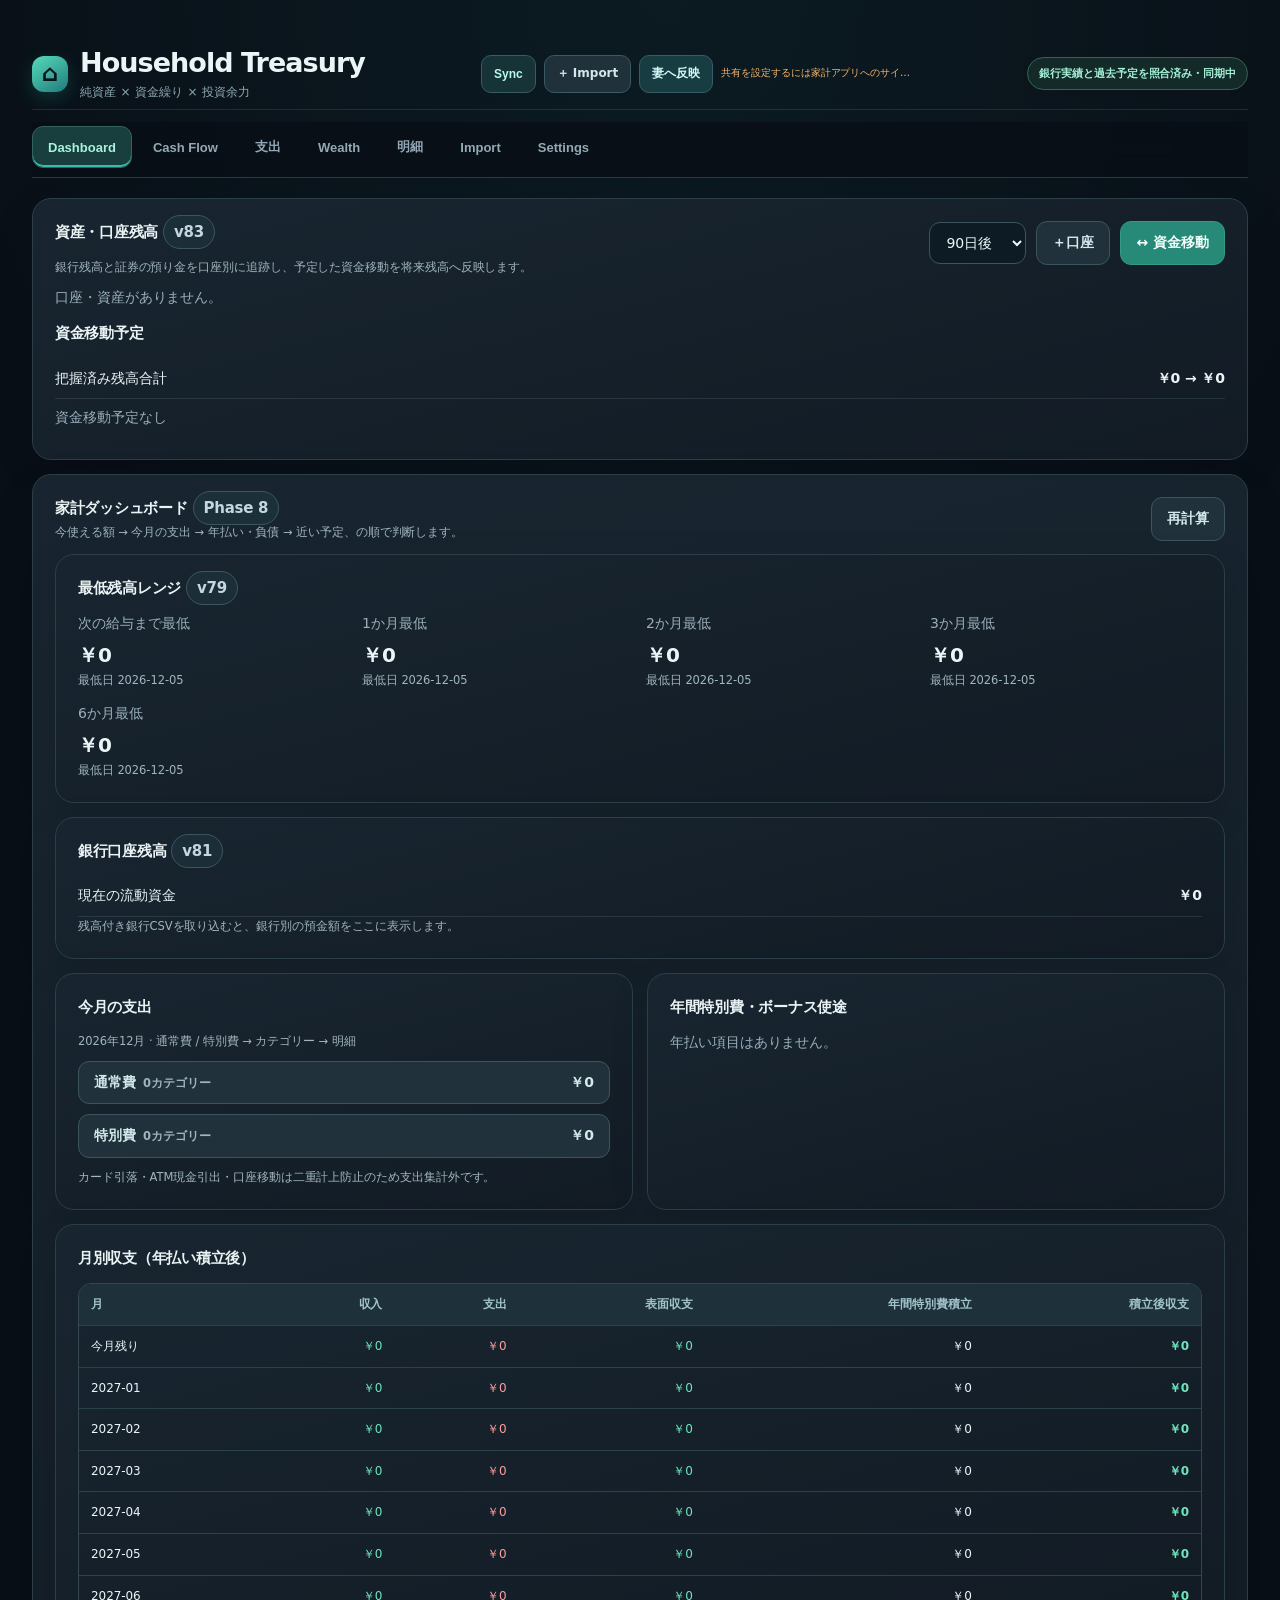
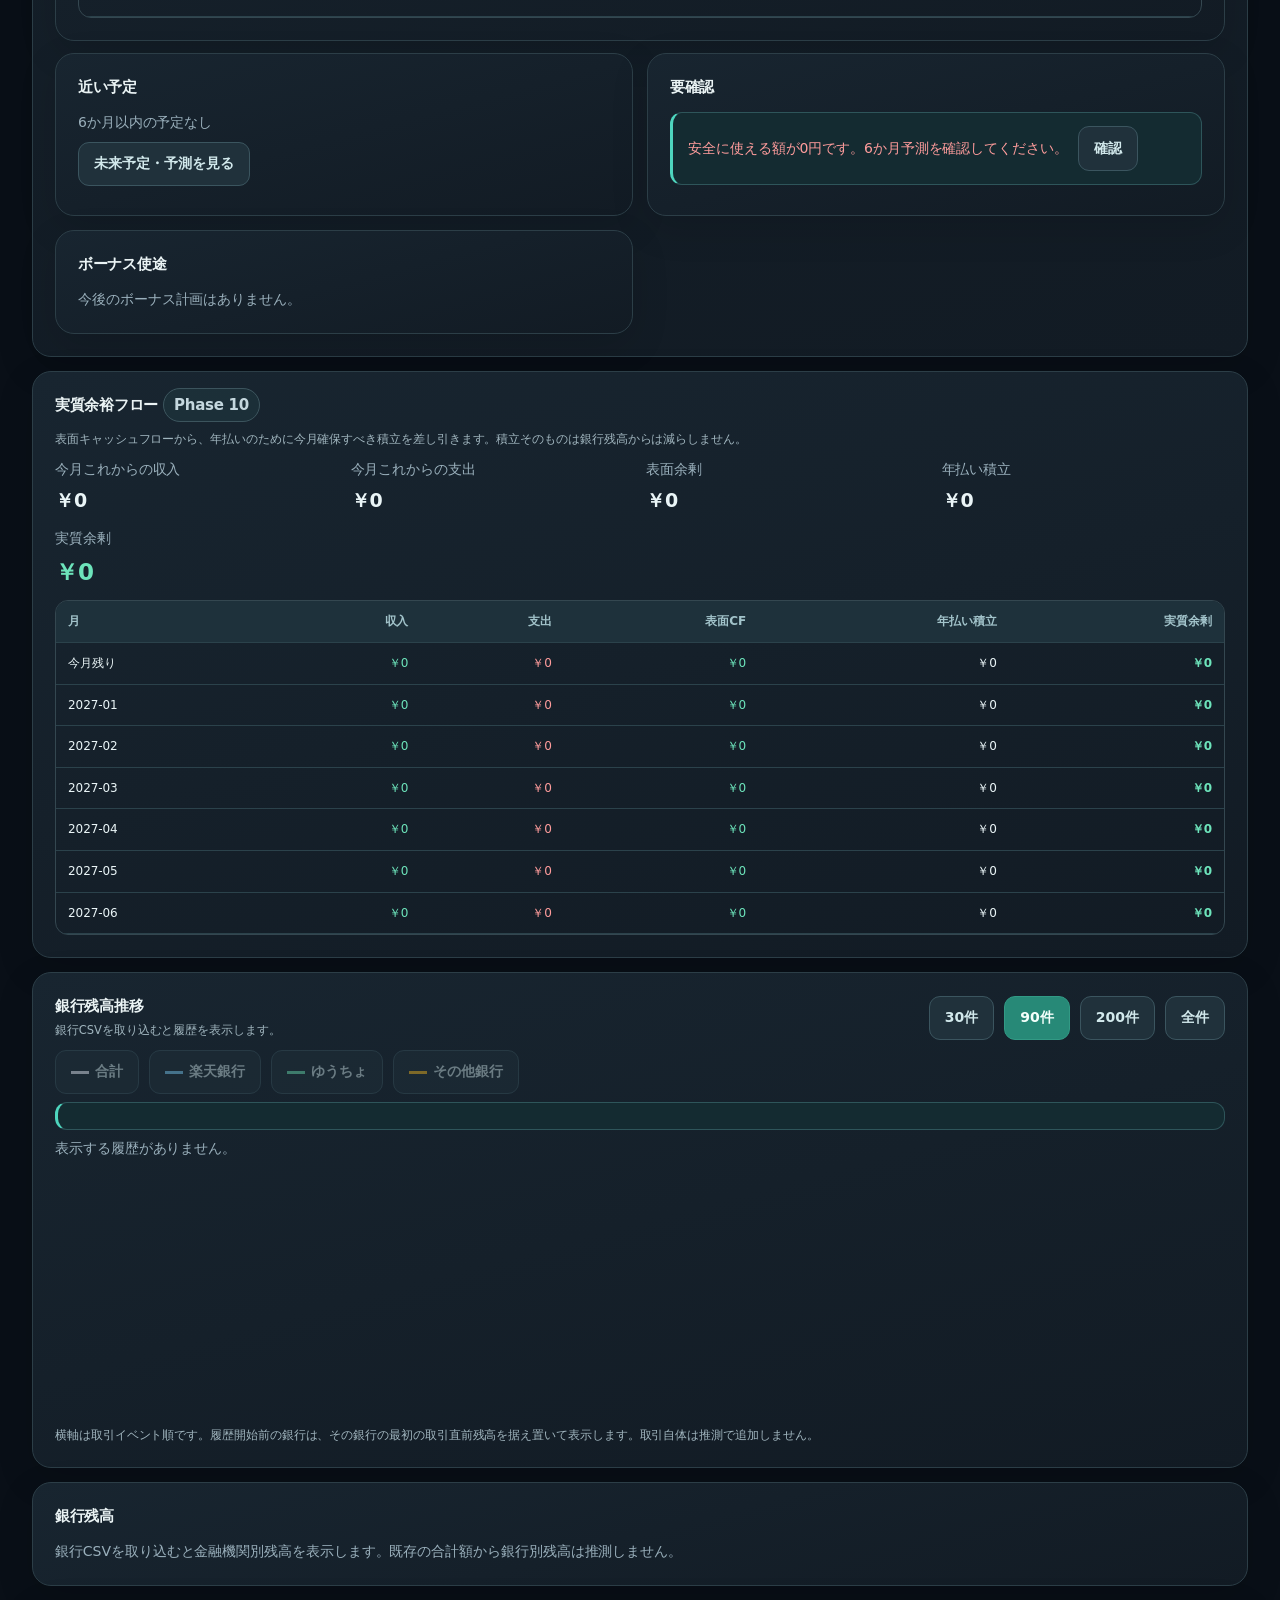
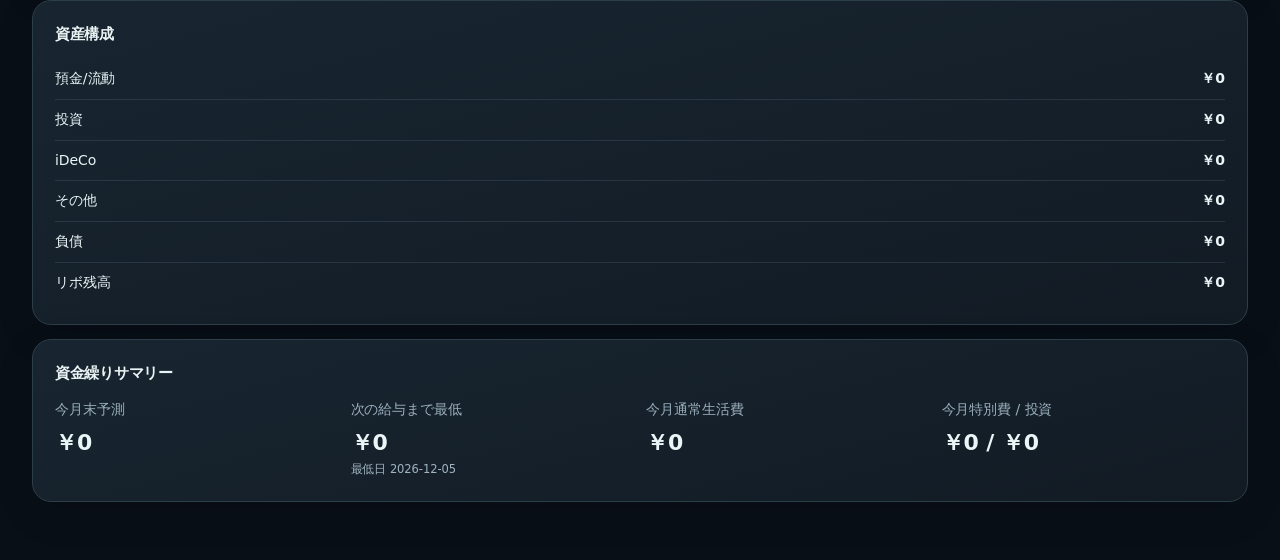
<file: index.html>
<!doctype html><html lang="ja"><head><meta charset="utf-8"><meta name="viewport" content="width=device-width,initial-scale=1"><title>Household Treasury</title><meta name="theme-color" content="#090f17"><link rel="manifest" href="./manifest.webmanifest"><link rel="icon" href="./icons/icon.svg"><link rel="stylesheet" href="./expense-unified-v148.css?v=204"><style>
:root{--bg:#0b1020;--p:#141d32;--p2:#192640;--line:#2b3b5d;--text:#eef4ff;--muted:#9fb0cc;--good:#6ee7b7;--warn:#fbbf24;--bad:#fb7185;--accent:#7dd3fc}*{box-sizing:border-box}body{margin:0;background:linear-gradient(#09101e,#0c1425);color:var(--text);font:14px system-ui,"Segoe UI",sans-serif;min-height:100vh}.app{max-width:1180px;margin:auto;padding:20px}.top,.tabs,.controls,.row{display:flex;gap:10px;align-items:center}.top{justify-content:space-between;align-items:flex-start}.top h1{margin:0;font-size:24px}.muted,.tiny{color:var(--muted)}.tiny{font-size:11px}.pill,.tag{border:1px solid var(--line);border-radius:999px;padding:7px 10px;color:var(--muted)}.tabs{margin:18px 0;flex-wrap:wrap}.tab,.btn{border:1px solid var(--line);background:#15223b;color:var(--text);border-radius:10px;padding:9px 12px;cursor:pointer}.tab.active{background:#28436c}.btn.secondary{background:#0f182b;color:var(--muted)}.btn.danger{background:#3a1c28;color:#fecdd3}.page{display:none}.page.active{display:block}.grid{display:grid;grid-template-columns:repeat(12,1fr);gap:12px}.card{background:linear-gradient(180deg,var(--p2),var(--p));border:1px solid var(--line);border-radius:16px;padding:15px}.kpi{grid-column:span 3}.half{grid-column:span 6}.full{grid-column:1/-1}.kpi b{display:block;font-size:25px;margin-top:7px}.good{color:var(--good)}.warn{color:var(--warn)}.bad{color:var(--bad)}.title{font-weight:700;margin-bottom:12px}.row{justify-content:space-between;padding:9px 0;border-bottom:1px solid #263755}.row:last-child{border:0}.amt{font-weight:700;font-variant-numeric:tabular-nums}.field{display:flex;flex-direction:column;gap:5px}.form{display:grid;grid-template-columns:repeat(4,1fr);gap:10px}input,select{background:#0d1729;color:white;border:1px solid var(--line);border-radius:9px;padding:9px;min-width:0}.table{overflow:auto;border:1px solid var(--line);border-radius:12px}table{border-collapse:collapse;width:100%;min-width:700px}th,td{padding:9px;border-bottom:1px solid #243551;text-align:right;font-size:12px}th:first-child,td:first-child{text-align:left}.drop{border:1px dashed #55709d;border-radius:14px;padding:28px;text-align:center;cursor:pointer}.note{padding:11px;border-left:3px solid var(--accent);background:#10203a;border-radius:8px;line-height:1.6}.hidden{display:none!important}#reimbursementCardV35{display:none!important}@media(max-width:760px){.kpi,.half{grid-column:1/-1}.form{grid-template-columns:1fr 1fr}.app{padding:12px}.top{flex-direction:column}}@media(max-width:480px){.form{grid-template-columns:1fr}}
</style><link rel="stylesheet" href="./ui-modern-v169.css?v=222"></head><body><main class="app"><div class="top"><div><h1>Household Treasury</h1><div class="muted">純資産 × 資金繰り × 投資余力</div></div><div class="pill" id="saveStatus">ローカル保存</div></div>
<nav class="tabs"><button class="tab active" data-page="dashboard">Dashboard</button><button class="tab" data-page="cashflow">Cash Flow</button><button class="tab" data-page="expenses">支出</button><button class="tab" data-page="wealth">Wealth</button><button class="tab" data-page="transactions">明細</button><button class="tab" data-page="imports">Import</button><button class="tab" data-page="settings">Settings</button></nav>
<section id="dashboard" class="page active"><div class="grid"><div class="card kpi"><span class="muted">純金融資産</span><b id="kpiNet">—</b></div><div class="card kpi"><span class="muted">流動資金</span><b id="kpiCash">—</b></div><div class="card kpi"><span class="muted">90日最低残高</span><b id="kpiLow">—</b><div class="tiny" id="kpiLowDate"></div></div><div class="card kpi"><span class="muted">追加投資可能額</span><b id="kpiInvest">—</b></div><div class="card half"><div class="title">直近イベント</div><div id="nextEvents"></div></div><div class="card half"><div class="title">安全余力</div><div class="note" id="safety"></div></div><div class="card full"><div class="title">資産構成</div><div id="assets"></div></div></div></section>
<section id="cashflow" class="page"><div class="grid"><div class="card full"><div class="title">将来イベント</div><div class="controls" style="margin-bottom:10px"><button class="btn" id="addEvent">＋臨時イベント</button><button class="btn secondary" id="addRule">＋固定費ルール</button></div><div class="table"><table><thead><tr><th>日付</th><th>内容</th><th>区分</th><th>金額</th><th>イベント後残高</th><th></th></tr></thead><tbody id="eventsBody"></tbody></table></div></div></div></section>
<section id="expenses" class="page"><div class="grid" id="expenseCurrentV169"><div class="card full"><div class="muted">支出を読み込み中…</div></div></div></section>
<section id="wealth" class="page"><div class="card"><div class="title">月次資産履歴</div><div class="table"><table><thead><tr><th>月</th><th>預金</th><th>投資等</th><th>負債</th><th>純金融資産</th></tr></thead><tbody id="wealthBody"></tbody></table></div><div class="controls" style="margin-top:10px"><button class="btn" id="snapshot">今月スナップショット</button></div></div></section>
<section id="transactions" class="page"><div class="grid"></div></section><section id="imports" class="page"><div class="grid"><div class="card full"><div class="title">CSV / TSV Import</div><div class="drop" id="drop">銀行・カード・現金CSVをここにドロップ、またはクリック<input class="hidden" id="csvInput" type="file" multiple accept=".csv,.tsv,.txt"></div><div id="importResults"></div></div></div></section>
<section id="settings" class="page"><div class="grid"><div class="card full"><div class="title">基本設定</div><div class="form"><div class="field"><label>安全資金</label><input id="reserve" type="number"></div><div class="field"><label>給与（月額）</label><input id="salary" type="number"></div></div><div class="controls" style="margin-top:12px"><button class="btn" id="saveSettings">保存</button></div></div><div class="card full"><div class="title">バックアップ</div><div class="controls"><button class="btn" id="exportJson">バックアップ書出し</button><button class="btn secondary" id="importJson">バックアップ読込</button><input class="hidden" id="jsonInput" type="file" accept="application/json,.json"></div><div class="tiny" style="margin-top:10px">家計マスタを含む全データを1ファイルで保存・復元します。</div></div><div class="card full"><div class="title">固定費ルール</div><div id="rules"></div></div><div class="card full"><div class="title">Realtime端末同期 <span class="tag" id="cloudStatusTag">未サインイン</span></div><div class="note" style="margin-bottom:12px">サインインして暗号化パスフレーズを入力すると、PC・スマホ間を自動同期します。通常時は操作不要です。競合時は自動上書きを停止し、端末バックアップを保存します。</div><div class="form"><div class="field"><label>同期メール</label><input id="cloudEmail" type="email"></div><div class="field"><label>ログイン用パスワード</label><input id="cloudPassword" type="password"></div><div class="field"><label>暗号化パスフレーズ</label><input id="vaultPassphrase" type="password" autocomplete="off"><div class="tiny">自動同期のためこの端末内に保存します。クラウドへ平文送信はしません。</div></div><div class="field"><label>サインイン中</label><input id="cloudUser" readonly></div></div><div class="controls" style="margin-top:12px"><button class="btn" id="cloudSignUpBtn">初回アカウント作成</button><button class="btn" id="cloudSignInBtn">サインイン</button><button class="btn secondary hidden" id="cloudSignOutBtn">サインアウト</button><button class="btn hidden" id="pushCloudBtn" disabled>送信</button><button class="btn hidden" id="pullCloudBtn" disabled>取得</button></div><div class="tiny" id="cloudDetail" style="margin-top:10px">Supabaseへ送る前に端末内で暗号化します。</div><div class="tiny" style="margin-top:6px">同期エンジン v217 · 低速回線対応・更新番号優先の軽量同期</div></div></div></section></main><script src="./app.js?v=214"></script><script src="./import-history-hotfix.js?v=123"></script><script src="./event-yucho-v13.js?v=14"></script><script src="./adhoc-events-v15.js?v=16"></script><script src="./bank-chart-v20.js?v=20"></script><script src="./cashflow-chart-v21.js?v=135"></script><script src="./recovery-safety.js?v=127"></script><script src="./sync-state-sanitizer-v22.js?v=230"></script><script type="module" src="./sync-v26.js?v=217"></script><script src="./treasury-ledger-v145.js?v=153"></script><script src="./expense-nature-rules-v152.js?v=159"></script><script src="./purchase-usage-ledger-v157.js?v=231"></script><script src="./personal-ledger-v186.js?v=231"></script><script src="./manual-expense-delete-v192.js?v=192"></script><script src="./expense-unified-v148.js?v=231"></script><script src="./verified-correction-patch-v149.js?v=161"></script><script src="./cycle-audit-reconciliation-v153.js?v=161"></script><script src="./payment-reclass-patch-v159.js?v=161"></script><script src="./repair-import-unified-v161.js?v=161"></script><script src="./private-ledger-repair-v199.js?v=201"></script><script src="./family-share-owner-v160.js?v=222"></script><script>if('serviceWorker'in navigator)window.addEventListener('load',()=>navigator.serviceWorker.register('./sw.js',{updateViaCache:'none'}).then(r=>r.update()).catch(()=>{}));</script></body></html>
</file>
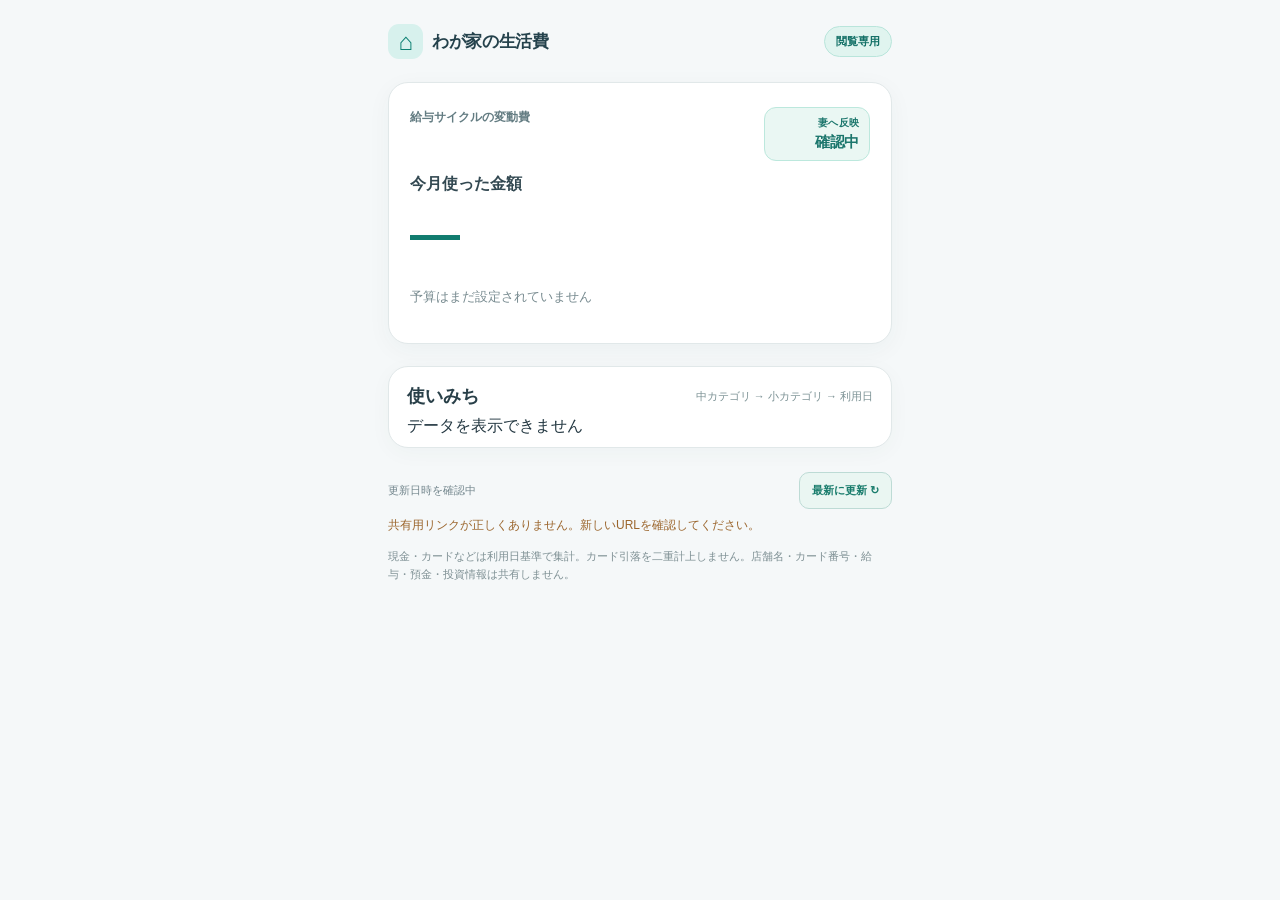
<file: family/index.html>
<!doctype html>
<html lang="ja"><head><meta charset="utf-8"><meta name="viewport" content="width=device-width,initial-scale=1,viewport-fit=cover">
<meta name="theme-color" content="#f5f8f9"><meta name="referrer" content="no-referrer">
<meta http-equiv="Content-Security-Policy" content="default-src 'none'; script-src 'self'; style-src 'self'; connect-src https://vqgofvnqmformckkkyur.supabase.co; img-src 'self'; base-uri 'none'; form-action 'none'; object-src 'none'">
<title>わが家の生活費｜変動費メーター</title>
<meta name="apple-mobile-web-app-title" content="わが家の生活費">
<link rel="apple-touch-icon" sizes="180x180" href="./kokeshi-home-v172.png">
<link rel="icon" type="image/png" sizes="180x180" href="./kokeshi-home-v172.png"><link rel="stylesheet" href="./family.css?v=224">
</head><body>
<main class="wrap">
 <header><div class="brand"><span class="mark" aria-hidden="true">⌂</span><span>わが家の生活費</span></div><span class="tag">閲覧専用</span></header>
 <section class="hero" aria-labelledby="spentTitle">
  <div class="hero-top-v183">
   <p class="eyebrow" id="period">給与サイクルの変動費</p>
   <div class="published-chip-v183" id="publishedBadgeV183" role="status" aria-live="polite" aria-label="共有データの手動反映日時">
    <span class="published-label-v183">妻へ反映</span>
    <strong id="publishedTimeV183">確認中</strong>
    <span id="publishedStaleV183" hidden>更新が古い可能性</span>
   </div>
  </div>
  <h1 id="spentTitle">今月使った金額</h1>
  <p class="balance-amount" id="spent" aria-live="polite">—</p>
  <p id="rolloverNoticeV223" class="update-hint" role="status" hidden></p>
  <div id="budgetSection" hidden>
   <div class="budget-numbers">
    <div><span>今月の予算</span><strong id="budget">—</strong></div>
    <div><span id="remainLabel">あと使える金額</span><strong id="remaining">—</strong></div>
   </div>
   <div class="pace-bars" aria-label="お金と日数の進み具合">
    <div class="pace-heading"><span>使ったお金</span><strong id="budgetRatio">使用率を確認中</strong></div>
    <div class="progress" role="meter" aria-label="変動費の予算使用率" aria-valuemin="0" aria-valuemax="100" aria-valuenow="0" id="budgetMeter"><div id="progressFill"></div></div>
    <div class="pace-heading"><span>経過日数</span><strong id="elapsedRatio">日数を確認中</strong></div>
    <div class="progress calendar-progress" role="progressbar" aria-label="給与サイクルの経過率" aria-valuemin="0" aria-valuemax="100" aria-valuenow="0" id="calendarMeter"><div id="calendarFill"></div></div>
    <div id="paceEvaluation" class="pace-evaluation is-neutral" role="status" aria-live="polite"><strong id="paceTitle"></strong><span id="paceDetail"></span></div>
   </div>
   <div class="daily-guide" id="dailyGuide"><strong id="dailyPace"></strong></div>
  </div>
  <p id="budgetEmpty" class="muted">予算はまだ設定されていません</p>
 </section>
 <section class="section family-message-v215" id="familyShareMessagePanelV215" aria-labelledby="familyShareMessageHeadingV215" hidden><h2 id="familyShareMessageHeadingV215">ひとこと</h2><p id="familyShareMessageTextV215"></p></section>
 <section class="section" aria-labelledby="categoryTitle"><div class="section-head"><h2 id="categoryTitle">使いみち</h2><span>中カテゴリ → 小カテゴリ → 利用日</span></div><p id="legacyHint" class="update-hint" hidden>共有されている内訳が旧形式です。管理アプリを最新版で開き、Settingsから「最新の変動費を反映」してください。</p><div id="categories" class="categories"><p class="muted">読み込み中…</p></div></section>
 <section class="note" id="caution" hidden><strong>まだ分類されていない支出があります</strong><p id="cautionText"></p></section>
 <footer><span id="updated">更新日時を確認中</span><button type="button" id="refresh">最新に更新 ↻</button></footer>
 <p id="status" role="status" aria-live="polite" class="status"></p>
 <p class="privacy">現金・カードなどは利用日基準で集計。カード引落を二重計上しません。店舗名・カード番号・給与・預金・投資情報は共有しません。</p>
</main>
<script src="./family.js?v=224" defer></script>
</body></html>
</file>
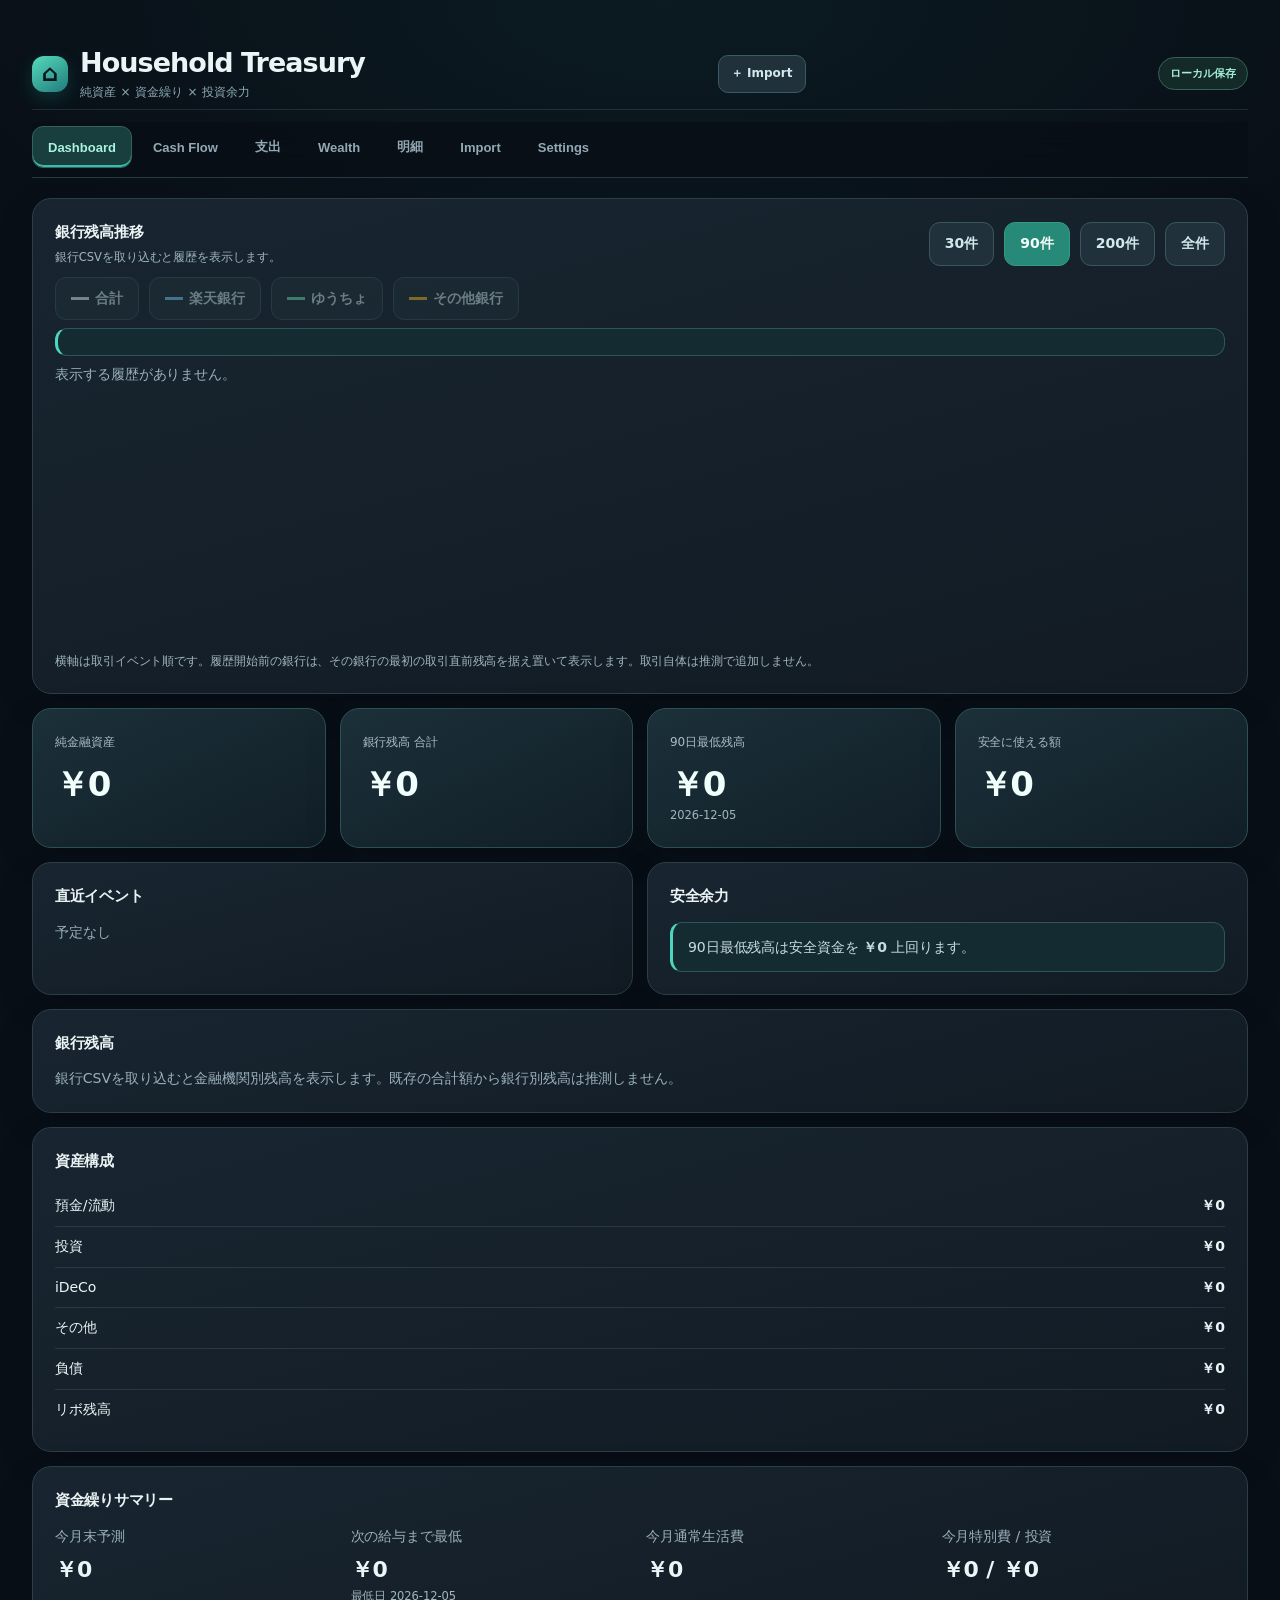
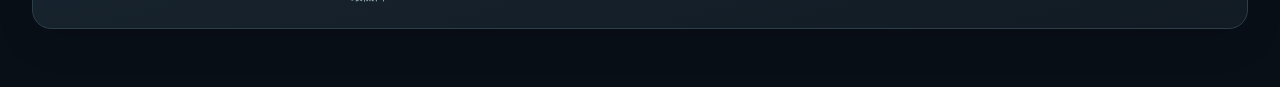
<file: refresh.html>
<!doctype html>
<html lang="ja">
<head>
<meta charset="utf-8">
<meta name="viewport" content="width=device-width,initial-scale=1">
<title>Household Treasury 更新</title>
<style>body{margin:0;background:#0b1020;color:#eef4ff;font:16px system-ui,"Segoe UI",sans-serif;display:grid;place-items:center;min-height:100vh}.box{max-width:520px;padding:28px}.muted{color:#9fb0cc}</style>
</head>
<body><div class="box"><h2>Household Treasury を更新しています</h2><p class="muted" id="status">古いPWAキャッシュを削除しています…</p></div>
<script>
(async()=>{
  try{
    if('serviceWorker' in navigator){
      const regs=await navigator.serviceWorker.getRegistrations();
      await Promise.all(regs.map(r=>r.unregister()));
    }
    if('caches' in window){
      const keys=await caches.keys();
      await Promise.all(keys.filter(k=>k.startsWith('household-treasury-')).map(k=>caches.delete(k)));
    }
    document.getElementById('status').textContent='更新完了。最新版を開きます…';
    location.replace('./?fresh=20260903-v5');
  }catch(e){
    document.getElementById('status').textContent='自動更新に失敗しました。ブラウザを閉じて開き直してください。';
  }
})();
</script></body></html>
</file>
<file: expense-unified-v148.css>
#expenses{--hub-teal:#12c7b0;--hub-muted:#a5b2c4}
#expenseHubV148{grid-column:1/-1;min-width:0;display:grid;gap:12px;color:#eef6fc}
#expenseHubV148 .hub-card{background:linear-gradient(160deg,#131b24,#0c131b);border:1px solid #2d3946;border-radius:19px;padding:17px;min-width:0}
#expenseHubV148 .hub-title{font-size:22px;font-weight:800;letter-spacing:-.03em}
#expenseHubV148 .hub-muted{font-size:12px;line-height:1.6;color:#acbacb}
#expenseHubV148 .hub-toolbar{display:flex;gap:7px;align-items:center;flex-wrap:wrap}
#expenseHubV148 .hub-period{display:flex;justify-content:space-between;align-items:center;flex-wrap:wrap;gap:7px}
#expenseHubV148 .hub-month{border:1px solid #455266;border-radius:10px;min-width:0;max-width:145px;background:#141d29;color:white}
#expenseHubV148 .hub-arrow{min-width:38px;min-height:39px;font-size:19px;border:1px solid #435264;border-radius:10px;background:#162230;color:#edf4fb}
#expenseHubV148 .hub-toggle{min-height:44px;flex:1 1 140px;border:1px solid #344354;border-radius:12px;background:#101d2c;color:#e4edf9;padding:10px 8px;font-size:13px;font-weight:700;cursor:pointer;touch-action:manipulation}
#expenseHubV148 .hub-toggle[aria-pressed=true]{background:#075d52;border-color:#14c8b2;color:white}
#expenseHubV148 .hub-tablehead{display:flex;justify-content:space-between;gap:10px;background:#222b37;padding:10px;border-radius:8px;margin-top:15px;color:#d6dfed;font-size:12px}
#expenseHubV148 .hub-line{display:flex;align-items:center;justify-content:space-between;gap:8px;padding:13px 3px;border:0;border-bottom:1px solid #2c3744;background:transparent;color:#f2f7fd;width:100%;text-align:left;font-size:14px}
#expenseHubV148 button.hub-line{cursor:pointer}
#expenseHubV148 .hub-line[aria-expanded=true]{background:#153630}
#expenseHubV148 .hub-rowtitle{display:flex;align-items:center;gap:8px;font-weight:640}
#expenseHubV148 .hub-dot{display:inline-block;flex:none;width:12px;height:12px;border-radius:50%}
#expenseHubV148 .hub-amt{white-space:nowrap;text-align:right;font-weight:750;font-variant-numeric:tabular-nums}
/* v204: each budget is a full-width, readable strip BELOW its category amount. */
#expenseHubV148 .hub-budget-group{border-bottom:1px solid #2c3744;min-width:0}
#expenseHubV148 .hub-budget-group>.hub-line{border-bottom:0;padding-bottom:9px}
#expenseHubV148 .hub-budget-group .hub-chevron{display:inline-block;color:#a3bed0;margin-left:7px}
#expenseHubV148 .hub-budget-indicator{margin:0 6px 10px 31px;min-width:0;--hub-budget-color:#27b8a4}
#expenseHubV148 .hub-budget-good{--hub-budget-color:#27b8a4}
#expenseHubV148 .hub-budget-warn{--hub-budget-color:#e8a43f}
#expenseHubV148 .hub-budget-over{--hub-budget-color:#e87472}
#expenseHubV148 .hub-budget-meta{display:flex;justify-content:space-between;align-items:baseline;flex-wrap:wrap;gap:3px 12px;color:#becfda;font-size:12px;font-variant-numeric:tabular-nums}
#expenseHubV148 .hub-budget-meta strong{font-size:13px;font-weight:750;color:var(--hub-budget-color)}
#expenseHubV148 .hub-budget-track{position:relative;height:10px;margin-top:7px;overflow:hidden;border-radius:999px;background:#394858;border:1px solid #485666}
#expenseHubV148 .hub-budget-fill{display:block;height:100%;max-width:100%;border-radius:999px;background:var(--hub-budget-color);transition:width .2s ease}
#expenseHubV148 .hub-budget-remaining{margin-top:5px;color:#bac9d3;font-size:11px;font-variant-numeric:tabular-nums;text-align:right}
#expenseHubV148 .hub-budget-over .hub-budget-remaining{color:#ffafab;font-weight:700}
@media(max-width:420px){
  #expenseHubV148 .hub-budget-indicator{margin-left:9px;margin-right:5px}
  #expenseHubV148 .hub-budget-meta{font-size:11px}
}
@media(prefers-reduced-motion:reduce){
  #expenseHubV148 .hub-budget-fill{transition:none}
}
#expenseHubV148 .hub-totals{display:flex;justify-content:space-between;align-items:center;gap:8px;border-bottom:1px solid #3a4755;padding:13px 4px;font-weight:750}
#expenseHubV148 .hub-big{font-size:24px;font-weight:850}
#expenseHubV148 .hub-progress{background:#c8d4e1;display:flex;height:14px;border-radius:22px;overflow:hidden;margin:11px 0 9px}
#expenseHubV148 .hub-progress span{display:block;height:100%}
#expenseHubV148 .hub-legend{display:flex;flex-wrap:wrap;gap:7px 14px;color:#dce5f0;font-size:12px}
#expenseHubV148 .hub-legend span{display:inline-flex;align-items:center;gap:5px}
#expenseHubV148 .hub-detailrow{display:flex;align-items:flex-start;justify-content:space-between;gap:12px;padding:11px 3px;border-bottom:1px solid #2d3946;font-size:13px}
#expenseHubV148 .hub-merchant{flex:1;min-width:0;overflow-wrap:anywhere;font-size:13px;line-height:1.5}
#expenseHubV148 .hub-merchant>b{font-weight:650}
#expenseHubV148 .hub-delete{background:transparent;border:1px solid #b15b5b;color:#ffc9c7;border-radius:8px;margin:8px 0 0 8px;padding:7px 10px;min-height:36px;cursor:pointer;font-size:12px}
#expenseHubV148 .hub-delete:hover{background:rgba(255,120,120,.08)}
#expenseHubV148 .hub-edit{background:transparent;border:1px solid #44586b;color:#dbeaf8;border-radius:8px;margin-top:8px;padding:7px 10px;min-height:36px;cursor:pointer;font-size:12px}
#expenseHubV148 .hub-note{background:#132231;border:1px solid #2c4760;color:#d7e7f4;border-radius:15px;padding:15px;font-size:13px;line-height:1.7}
#expenseHubV148 .hub-note b{color:#67baff;font-size:15px}
/* v162: one restrained visual language for every nested tier. */
#expenseHubV148 .hub-drilldown{padding:6px 6px 12px 13px;margin:0 0 8px 4px;background:transparent;border-left:1px solid #3a5556;border-radius:0;color:#e9f3f9}
#expenseHubV148 .hub-drilldown-hint{padding:7px 3px 9px;color:#8e9fae;font-size:11px;line-height:1.55}
#expenseHubV148 .hub-category,#expenseHubV148 .hub-subcategory{width:100%;display:flex;align-items:center;justify-content:space-between;gap:9px;min-height:45px;text-align:left;cursor:pointer;touch-action:manipulation;color:#e5edf5;background:transparent;border:0;border-bottom:1px solid #283746;padding:10px 7px;font-family:inherit;line-height:1.45}
#expenseHubV148 .hub-category{font-size:14px;font-weight:650}
#expenseHubV148 .hub-subcategory{font-size:13px;color:#d4e1eb;padding-left:9px}
#expenseHubV148 .hub-category[aria-expanded=true],#expenseHubV148 .hub-subcategory[aria-expanded=true]{background:rgba(20,199,176,.075);color:#a6f1e2}
#expenseHubV148 .hub-category-title{min-width:0}
#expenseHubV148 .hub-category-body{margin:0 0 4px 8px;padding-left:11px;border-left:1px solid #365257}
#expenseHubV148 .hub-count{font-size:11px;font-weight:400;color:#92a4b1;white-space:nowrap}
#expenseHubV148 .hub-chevron{display:inline-block;margin-left:3px;color:#92aba9;font-size:15px;font-weight:500}
#expenseHubV148 .hub-category .hub-amt,#expenseHubV148 .hub-subcategory .hub-amt{font-size:13px;flex-shrink:0}
#expenseHubV148 .hub-group-details{margin:0 0 6px 8px;padding:3px 6px 7px 12px;border:0;border-left:1px solid #456063;background:transparent;border-radius:0}
#expenseHubV148 .hub-group-details .hub-detailrow:last-child{border-bottom:0}
#expenseHubV148 .hub-fixed-ref{margin:12px 3px 0;padding:12px 8px;border-top:1px solid #36434f;background:transparent}
#expenseHubV148 .hub-fixed-ref>summary{cursor:pointer;font-size:12px;color:#c4d2df}
#expenseHubV148 .hub-fixed-ref .hub-detailrow{font-size:12px}
#expenseHubV148 .hub-line[aria-expanded=true]{border-bottom-color:#506a69}
#expenseHubV148 .hub-review-item{border-top:1px solid #34414e;padding:11px 0 6px}
#expenseHubV148 .hub-review-item .hub-detailrow{border-bottom:0}
#expenseHubV148 .hub-review-reason{display:flex;flex-wrap:wrap;gap:5px;margin:8px 0 3px}
#expenseHubV148 .hub-review-reason>span{display:inline-block;font-size:11px;line-height:1.4;padding:4px 7px;border:1px solid #746443;border-radius:6px;background:#352e20;color:#ffe1a6}
#expenseHubV148 .hub-review-item .hub-edit{font-size:12px;min-height:38px;padding:8px 11px;margin-top:9px}
@media(max-width:550px){#expenseHubV148 .hub-drilldown{padding-left:8px;margin-left:3px}#expenseHubV148 .hub-category{font-size:13px}#expenseHubV148 .hub-subcategory{font-size:12.5px}#expenseHubV148 .hub-amt{font-size:13px}}
@media(max-width:550px){#expenseHubV148 .hub-card{padding:13px;border-radius:15px}#expenseHubV148 .hub-title{font-size:19px}#expenseHubV148 .hub-big{font-size:22px}#expenseHubV148 .hub-amt{font-size:13px}}
</file>
<file: ui-modern-v169.css>
/* Household Treasury v169 — unified modern responsive presentation.
 * Presentation-only overlay: leave existing mounts, IDs and accounting code intact. */
:root{color-scheme:dark;--bg:#090f17;--p:#151f2a;--p2:#182633;--line:#293a43;--text:#eaf5f7;--muted:#9cb0bb;--good:#45d1ae;--warn:#e6bf73;--bad:#f59d9d;--accent:#4bdbc1;--radius:18px;--shadow:0 12px 38px rgba(0,0,0,.12)}
html{scroll-padding-top:12px;-webkit-text-size-adjust:100%}body{background:radial-gradient(ellipse 75% 26% at 52% 0%,rgba(27,113,112,.12),transparent 78%),#090f17;color:var(--text);font:14px/1.55 -apple-system,BlinkMacSystemFont,"Hiragino Kaku Gothic ProN","Yu Gothic",system-ui,sans-serif;letter-spacing:-.005em}
.app{max-width:1260px;margin:auto;padding:clamp(14px,3vw,32px);padding-bottom:58px}
.top{align-items:center;gap:14px;padding:14px 0 8px;border-bottom:1px solid rgba(153,197,204,.14)}
.top>div:first-child{padding-left:48px;position:relative}
.top>div:first-child:before{content:"⌂";display:grid;place-items:center;position:absolute;left:0;top:50%;transform:translateY(-50%);width:36px;height:36px;border-radius:12px;background:linear-gradient(145deg,#56dbbc,#217b7b);color:#07151a;font-size:23px;font-weight:900;box-shadow:0 6px 18px rgba(24,193,166,.20)}
.top h1{font-size:clamp(20px,3vw,27px);line-height:1.25;letter-spacing:-.035em;font-weight:820}
.top .muted{margin-top:3px;font-size:12px;color:#8daab4;letter-spacing:.015em}
#saveStatus{font-size:11px;white-space:nowrap;padding:7px 11px;border-color:#356455;background:#142a29;color:#a3f0d6;font-weight:680}
.tabs{display:flex;gap:5px;flex-wrap:nowrap;overflow-x:auto;scrollbar-width:none;border-bottom:1px solid #283945;margin:12px 0 20px;padding:4px 0 9px;position:sticky;top:0;z-index:45;background:rgba(9,15,23,.95);backdrop-filter:blur(16px);-webkit-backdrop-filter:blur(16px)}
.tabs::-webkit-scrollbar{display:none}
.tab{flex:0 0 auto;white-space:nowrap;border:1px solid transparent;border-radius:11px;background:transparent;color:#93a9b5;min-height:42px;padding:9px 15px;font-size:13px;font-weight:650;transition:background .15s,color .15s,border-color .15s}
.tab:hover{background:#172933;color:#e5f8f5}.tab.active{background:#183e3d;border-color:#32635e;color:#aaf2df;box-shadow:inset 0 -2px 0 #37bdac}
.grid{gap:14px}.card{border:1px solid #2c3e47;background:linear-gradient(165deg,#182530,#121b24);border-radius:19px;padding:clamp(15px,2vw,22px);box-shadow:var(--shadow);min-width:0}
.card>.title,.title{font-size:15px;letter-spacing:-.018em;font-weight:750;color:#eaf3f4;margin-bottom:13px}
.card.kpi{min-height:122px;background:linear-gradient(155deg,#1b3039,#111e27);border-color:#2f5053}
.kpi>.muted{font-size:12px;color:#a7bdc4}.kpi>b{font-size:clamp(25px,3.3vw,34px);line-height:1.28;letter-spacing:-.035em;color:#f1fffc;margin-top:10px;font-variant-numeric:tabular-nums}
.btn{background:#278977;border:1px solid #329a85;color:#f4fffb;border-radius:11px;min-height:42px;padding:10px 15px;font:inherit;font-weight:660;cursor:pointer;box-shadow:none}
.btn:hover{background:#31a28c}.btn.secondary{background:#20313b;border:1px solid #3b555f;color:#d2e9ec}
.btn.secondary:hover{background:#29434b;color:#fff}.btn.danger{background:#592b36;border-color:#955366;color:#ffced6}
.btn:focus-visible,.tab:focus-visible,input:focus-visible,select:focus-visible,textarea:focus-visible,summary:focus-visible{outline:2px solid #4fe4c2;outline-offset:2px}
.btn:disabled{opacity:.45;cursor:not-allowed}
input,select,textarea{background:#0d1b25;color:#edf9f7;border:1px solid #3a5460;border-radius:11px;padding:10px 12px;min-height:42px;font:inherit}
input[type=checkbox],input[type=radio]{min-height:unset;accent-color:#4dd5ae}
.field>label{font-size:12px;font-weight:650;color:#b7cbd0}
.form{row-gap:13px;column-gap:12px}
.row{border-bottom:1px solid rgba(145,183,193,.15);gap:12px;min-width:0}
.row:last-child{border-bottom:0}
.tag,.pill{border-color:#3c545d;background:rgba(35,63,69,.42);color:#c4d7de}
.note{border:1px solid #2e555a;border-left:3px solid #4ed5be;background:#142b31;border-radius:12px;color:#c7dce3;padding:13px 15px}
.tiny{font-size:11.5px;line-height:1.65;color:#a0b5be}.muted{color:#9ab0bc}
.good{color:#6de4bb}.warn{color:#f4c478}.bad{color:#ff9c9c}
.table{border-color:#344750;overflow:auto;border-radius:13px}
table{min-width:680px;font-variant-numeric:tabular-nums}th{color:#a2c3ca;background:#1e313b;text-transform:none;font-weight:670}th,td{border-color:#2b424b;padding:11px 12px}
tr:hover td{background:rgba(76,186,162,.055)}
.drop{border:1.5px dashed #427e7b;background:rgba(44,133,127,.075);border-radius:16px;min-height:115px;display:flex;flex-direction:column;align-items:center;justify-content:center;line-height:1.75}
.drop:hover{border-color:#61c7b5;background:rgba(43,141,134,.11)}
details>summary{cursor:pointer}
#settings .card.full,#cashflow .card.full,#imports .card.full{scroll-margin-top:85px}
#settings .card .card{box-shadow:none;border-radius:13px;background:#15232d}
#settings .controls,#imports .controls{flex-wrap:wrap}
#expenseHubV148 .hub-card{box-shadow:var(--shadow);background:linear-gradient(165deg,#182530,#111b23);border-color:#30434b}
#expenseHubV148 .hub-toggle[aria-pressed=true],#expenseHubV148 .hub-line[aria-expanded=true]{background:rgba(40,141,124,.10)}
#expenseHubV148 .hub-line{border-color:#2d4148}
#expenseHubV148 .hub-note{border-radius:13px}

/* v171: Mobile-safe forms, master records and interaction surfaces.
   Fix min-content overflow at the container AND the input level, instead of
   clipping the entire page and hiding inaccessible save/delete controls. */
html,body,.app,.page{max-width:100%}
.grid{grid-template-columns:repeat(12,minmax(0,1fr))}
.grid>*,
.card,
.card>*,
.form,
.form>*,
.field,
.field>*,
details,
details>summary,
#settings .row>div,
#settings .controls{min-width:0;max-width:100%}
.form{grid-template-columns:repeat(4,minmax(0,1fr))}
#settings .v171-fixed-fields{grid-template-columns:repeat(3,minmax(0,1fr))}
#settings .v171-card-fields{grid-template-columns:repeat(2,minmax(0,1fr))}
#settings input:not([type=checkbox]):not([type=radio]),
#settings select,
#settings textarea{box-sizing:border-box;width:100%;max-width:100%;min-width:0}
#settings .field>label,
#settings .tiny,
#settings .note,
#settings summary,
#settings .row{overflow-wrap:anywhere;word-break:normal}
#settings .card summary>div:first-child,
#settings .row>div:first-child{flex:1 1 0;min-width:0}
#settings .controls{display:flex;flex-wrap:wrap;gap:8px}
#settings .row{flex-wrap:wrap;gap:8px}
#settings .row>.controls{flex:0 1 auto;max-width:100%}
#settings .btn{max-width:100%;white-space:normal;overflow-wrap:anywhere}
#settings .field>.controls{min-width:0;width:100%;flex-wrap:wrap}
#settings .field>.controls input[type=number]{flex:1 1 62px;width:0;min-width:0}
.page .form>.field{min-width:0;max-width:100%}
.page .form input,.page .form select,.page .form textarea{min-width:0;max-width:100%}
.page .form>.field .controls{flex-wrap:wrap;min-width:0}
.page .form>.field .controls input{flex:1 1 60px;min-width:0}
#settings #v43FixedRows,
#settings #unifiedCardRowsV77,
#settings #householdMasterCardV1,
#settings #v43FixedRows .card,
#settings #unifiedCardRowsV77 .card{min-width:0;max-width:100%}
#settings #v43FixedRows .card>div:first-child>div,
#settings #unifiedCardRowsV77 summary>div:first-child{min-width:0;overflow-wrap:anywhere}
#settings .tag{white-space:normal;max-width:100%}
#settings .table{max-width:100%;overflow-x:auto;overscroll-behavior-x:contain}
@media(max-width:900px){
 #settings .v171-fixed-fields{grid-template-columns:repeat(2,minmax(0,1fr))}
}
@media(max-width:760px){
 .top{align-items:flex-start}
 .app{padding:12px 12px 50px}
 .card{padding:16px}
 .card.kpi{min-height:103px}
 .tabs{margin:10px -12px 16px;padding:5px 12px 9px}
 .tab{font-size:12px;padding:9px 12px}
 .form{grid-template-columns:repeat(2,minmax(0,1fr))}
}
@media(max-width:560px){
 #settings .v171-fixed-fields,
 #settings .v171-card-fields,
 .page .form{grid-template-columns:minmax(0,1fr)!important}
 #settings .row>.controls{flex:1 1 100%;justify-content:flex-start}
 #settings .field>.controls input[type=number]{flex:1 1 75px}
 .form{grid-template-columns:minmax(0,1fr)}
 .top h1{font-size:22px}
 .top .muted{font-size:11px}
 #saveStatus{max-width:130px;white-space:normal;text-align:right}
 .kpi>b{font-size:30px}
}
@media(prefers-reduced-motion:reduce){
 *,*:before,*:after{transition:none!important;animation:none!important}
}

/* v180: one-click Sync and family publication live in the global header. */
.top{flex-wrap:wrap}
#treasuryHeaderActionsV180{
 display:flex;align-items:center;justify-content:flex-start;gap:8px;
 flex:0 1 auto;flex-wrap:wrap;min-width:0;max-width:100%;
}
#treasuryHeaderActionsV180>.tab,
#treasuryHeaderActionsV180>.btn{
 margin:0;flex:0 0 auto;min-height:38px;max-width:100%;
 border-radius:10px;padding:8px 12px;font-size:12px;font-weight:700;
 white-space:nowrap;border:1px solid #385b65;
}
#treasuryHeaderActionsV180>.header-sync-v180{background:#163338;color:#b7f9ec}
#treasuryHeaderActionsV180>.header-sync-v180.active{background:#205e58;border-color:#61d8bc}
#treasuryHeaderActionsV180>.header-share-v180{background:#173d42;color:#d2fbf7}
#treasuryHeaderActionsV180>.header-share-v180:disabled{opacity:.55;cursor:wait}
#treasuryHeaderShareNoteV180{
 max-width:190px;min-width:0;overflow:hidden;text-overflow:ellipsis;
 white-space:nowrap;display:inline-block;vertical-align:middle;font-size:10px;
}
@media(max-width:760px){
 .top{flex-wrap:wrap;align-items:center;row-gap:9px}
 .top>div:first-child{flex:1 1 100%;min-width:0}
 #treasuryHeaderActionsV180{order:2;flex:1 1 auto}
 #saveStatus{order:3;flex:0 1 auto;max-width:125px;margin-left:auto}
}
@media(max-width:420px){
 #treasuryHeaderActionsV180{gap:6px}
 #treasuryHeaderActionsV180>.tab,#treasuryHeaderActionsV180>.btn{padding:8px 10px}
 #treasuryHeaderShareNoteV180{flex:1 1 100%;max-width:100%;white-space:normal;max-height:32px}
}


/* v208: prevent percent-encoded CSV names from stretching Import to 2x viewport. */
#imports, #imports .grid, #imports .grid>.card,
#imports #importResults, #imports #importResults>.card {
  min-width:0;max-width:100%;box-sizing:border-box;
}
#imports #importResults .title,
#imports #importResults .tag,
#imports #importResults .note {
  max-width:100%;min-width:0;white-space:normal;
  overflow-wrap:anywhere;word-break:normal;
}
#imports #importResults .title{
  display:flex;flex-wrap:wrap;align-items:center;gap:6px 8px;
}
#imports #importResults .row{min-width:0;max-width:100%;flex-wrap:wrap}
#imports #importResults .row>span{flex:1 1 0;min-width:0;overflow-wrap:anywhere}
#imports #importResults .row>b{flex:0 0 auto}

/* v208: dialogs are outside .page; legacy .page .form rules never reached them. */
#transactionEditorV108,#transactionCardEditorV114 {
  box-sizing:border-box;max-width:100%;overscroll-behavior:contain;
  -webkit-overflow-scrolling:touch;
}
#transactionEditorV108 .v208-edit-dialog,
#transactionCardEditorV114 .v208-edit-dialog{
  box-sizing:border-box;width:100%;min-width:0;max-width:100%;
  margin:clamp(4px,3vh,24px) auto 24px;
}
#transactionEditorV108 .v208-edit-dialog>div:first-child,
#transactionCardEditorV114 .v208-edit-dialog>div:first-child{
  min-width:0;flex-wrap:wrap;
}
#transactionEditorTitleV108,#transactionCardEditorTitleV114,
#transactionEditorMetaV108,#transactionCardEditorMetaV114{
  min-width:0;max-width:100%;overflow-wrap:anywhere;
}
#transactionEditorV108 .form,#transactionCardEditorV114 .form{
  min-width:0;max-width:100%;grid-template-columns:repeat(4,minmax(0,1fr));
}
#transactionEditorV108 .v208-cash-fields{grid-template-columns:minmax(0,1fr) minmax(0,2fr) minmax(0,1fr)}
#transactionCardEditorV114 .v208-card-fields{grid-template-columns:repeat(2,minmax(0,1fr))}
#transactionEditorV108 .field,#transactionCardEditorV114 .field,
#transactionEditorV108 .field>*,#transactionCardEditorV114 .field>*{
  box-sizing:border-box;min-width:0;max-width:100%;
}
#transactionEditorV108 input,#transactionEditorV108 select,
#transactionEditorV108 textarea,#transactionCardEditorV114 input,
#transactionCardEditorV114 select,#transactionCardEditorV114 textarea{
  width:100%;min-width:0;max-width:100%;box-sizing:border-box;
}
#transactionEditorV108 .field>label,#transactionCardEditorV114 .field>label,
#transactionEditorV108 .tiny,#transactionCardEditorV114 .tiny{
  overflow-wrap:anywhere;
}
#transactionEditorV108 .controls,#transactionCardEditorV114 .controls{
  min-width:0;max-width:100%;flex-wrap:wrap;gap:8px;
}
#transactionEditorV108 .controls>.btn,#transactionCardEditorV114 .controls>.btn{
  max-width:100%;white-space:normal;
}
@media(max-width:600px){
  #transactionEditorV108,#transactionCardEditorV114{padding:9px!important}
  #transactionEditorV108 .v208-edit-dialog,#transactionCardEditorV114 .v208-edit-dialog{
    padding:14px;margin:2vh auto 16px;
  }
  #transactionEditorV108 .v208-editor-form{grid-template-columns:repeat(2,minmax(0,1fr))}
  #transactionEditorV108 .v208-cash-fields,
  #transactionCardEditorV114 .form{grid-template-columns:minmax(0,1fr)}
  #transactionEditorV108 input,#transactionEditorV108 select,
  #transactionCardEditorV114 input,#transactionCardEditorV114 select{
    font-size:16px; /* prevent iOS auto-zoom on tap */
  }
}
@media(max-width:460px){
  #transactionEditorV108 .v208-editor-form{grid-template-columns:minmax(0,1fr)}
}
 
/* v214: flat mobile paint path. Disable GPU-heavy backdrop blur and card shadows.
   Keep the dark palette and all accessible touch targets unchanged. */
@media(max-width:760px){
  body{background:#090f17}
  .tabs{background:#090f17;backdrop-filter:none;-webkit-backdrop-filter:none}
  .card,#expenseHubV148 .hub-card{background:#15222c;box-shadow:none}
  .tab,.btn{transition:none}
}

/* v220: compact one-step CSV import and iPhone viewport stability.
   Previous per-row preview exposed an unbroken percent-encoded file name,
   stretching Safari's layout viewport and shrinking the whole app. */
#imports #simpleExpenseImportV213,
#imports #simpleExpenseResultV220,
#imports #simpleExpenseImportV213 .tiny,
#imports #importResults .tiny,
#imports #importResults .card {
  box-sizing:border-box;min-width:0;max-width:100%;
  overflow-wrap:anywhere;word-break:break-word;
}
#imports #simpleExpenseImportV213 .controls{
  min-width:0;max-width:100%;display:flex;flex-wrap:wrap;gap:8px;
}
#imports #simpleExpenseImportV213 .btn{max-width:100%;white-space:normal}
@media(max-width:760px){
  html,body{max-width:100%;overflow-x:clip}
  main.app{width:100%;min-width:0;max-width:100%;box-sizing:border-box}
  #imports,#imports .grid,#imports .grid>.card{width:100%;min-width:0;max-width:100%;box-sizing:border-box}
}

/* v222: Wife's share-note editor lives on the Expenses page, not Settings.
   Keep it independent of expenseHub's frequently replaced innerHTML. */
#expenses>.family-message-editor-v222{
  box-sizing:border-box;min-width:0;max-width:100%;width:100%;
  margin:0 0 14px;padding:16px;border-color:#357a76;
}
#expenses>.family-message-editor-v222 .title{margin-bottom:5px}
#expenses>.family-message-editor-v222 label{display:block;margin-top:12px;font-size:13px;color:#cae5e2;font-weight:650}
#expenses>.family-message-editor-v222 textarea{
  display:block;box-sizing:border-box;width:100%;min-width:0;max-width:100%;
  margin-top:6px;padding:12px;resize:vertical;line-height:1.55;font-size:16px;
}
#expenses>.family-message-editor-v222 .family-message-actions-v222{
  margin-top:10px;display:flex;align-items:center;gap:10px;
  justify-content:space-between;flex-wrap:wrap;min-width:0;
}
#expenses>.family-message-editor-v222 .tiny{overflow-wrap:anywhere}
@media(max-width:480px){
 #expenses>.family-message-editor-v222{padding:13px}
 #expenses>.family-message-editor-v222 .family-message-actions-v222>.btn{min-width:126px}
}
</file>
<file: family/family.css>
:root{--pace-warning-color:#dc8328;color-scheme:light;font-family:-apple-system,BlinkMacSystemFont,"Hiragino Kaku Gothic ProN","Yu Gothic",sans-serif;color:#243842;background:#f5f8f9}
*{box-sizing:border-box}body{margin:0;background:#f5f8f9}.wrap{width:min(100%,540px);min-height:100dvh;margin:0 auto;padding:24px 18px 42px}
header{display:flex;align-items:center;justify-content:space-between;gap:12px;margin-bottom:23px}
.brand{display:flex;align-items:center;gap:9px;font-size:17px;font-weight:750;letter-spacing:-.02em;color:#24424c}
.mark{width:35px;height:35px;display:grid;place-items:center;border-radius:11px;background:#d7f1ed;color:#087e70;font-size:24px}
.tag{font-size:11px;color:#116f65;background:#e0f4ef;border:1px solid #b9e5db;border-radius:25px;padding:7px 11px;font-weight:700;white-space:nowrap}
.hero{border-radius:20px;background:#fff;border:1px solid #e1e8e9;box-shadow:0 6px 25px rgba(29,71,68,.045);padding:24px 21px}
.eyebrow{font-size:12px;font-weight:650;color:#637c82;margin:0 0 12px;line-height:1.5}
h1{font-size:16px;margin:0;font-weight:700;color:#334952}.balance-amount{font-size:clamp(38px,10vw,50px);font-weight:830;line-height:1.27;color:#117c6f;letter-spacing:-.05em;margin:8px 0 22px;font-variant-numeric:tabular-nums;overflow-wrap:anywhere}
.budget-numbers strong.negative{color:#ba4e43}
.budget-numbers{display:grid;grid-template-columns:1fr 1fr;gap:14px}
.budget-numbers>div{border-top:1px solid #e0e7e7;padding-top:14px;min-width:0}
.budget-numbers span{display:block;color:#617780;font-size:12px;margin-bottom:7px}
.budget-numbers strong{display:block;font-size:clamp(18px,5vw,22px);font-weight:750;letter-spacing:-.04em;color:#203f42;overflow-wrap:anywhere;font-variant-numeric:tabular-nums}
.pace-bars{margin-top:21px}
.pace-heading{display:flex;justify-content:space-between;align-items:baseline;gap:10px;color:#405d64;font-size:13px;font-weight:650}
.pace-heading strong{font-size:13px;color:#405d64;font-weight:700;font-variant-numeric:tabular-nums;text-align:right}
.progress{width:100%;height:11px;background:#e5edec;border-radius:20px;overflow:hidden;margin:9px 0 17px}
.progress>div{height:100%;background:#4dbaa8;border-radius:20px;transition:width .35s ease}
.calendar-progress{margin-bottom:13px}
.calendar-progress>div{background:#8999a9}
.pace-evaluation{display:flex;flex-direction:column;gap:4px;font-size:12px;line-height:1.55;margin:0;padding:0}
.pace-evaluation strong{font-size:14px}
.pace-evaluation.is-ahead{color:var(--pace-warning-color)}
.pace-evaluation.is-balanced{color:#228a61}
.pace-evaluation.is-behind{color:#247dce}
.pace-evaluation.is-neutral{color:#667b84}
.daily-guide{margin-top:21px;padding:15px 14px;border-radius:13px;background:#eff8f5;text-align:center}
.daily-guide[hidden]{display:none}
.daily-guide strong{font-size:clamp(15px,4vw,18px);color:#203f42;font-variant-numeric:tabular-nums}
.daily-guide.is-ahead strong{color:var(--pace-warning-color)}
.daily-guide.is-balanced strong{color:#228a61}
.daily-guide.is-behind strong{color:#247dce}
.daily-guide.is-neutral strong{color:#667b84}
.muted{color:#788b90;font-size:13px}
.section{margin-top:22px;padding:17px 18px 10px;border:1px solid #e1e8e9;background:#fff;box-shadow:0 5px 22px rgba(29,71,68,.035);border-radius:20px}
.section-head{display:flex;justify-content:space-between;align-items:center;gap:10px;margin-bottom:8px}.section-head h2{font-size:18px;margin:0;font-weight:770;color:#283f48}.section-head span{font-size:11px;color:#7b9194;line-height:1.5;text-align:right}
.categories{width:100%}.category{border-bottom:1px solid #e4ebeb}.category:last-child{border-bottom:0}
.breakdown-row{display:flex;width:100%;align-items:center;justify-content:space-between;gap:10px;text-align:left;min-height:50px;padding:12px 2px;background:transparent;border:0;border-radius:6px;color:#2b454d;cursor:pointer;touch-action:manipulation;font-family:inherit}
.breakdown-row[aria-expanded=true]{background:#edf8f5}
.major-row{font-size:15px;font-weight:720}.minor-row{font-size:13px;font-weight:620;padding:10px 5px;min-height:44px;border-bottom:1px solid #e6edec}
.row-name{min-width:0;overflow-wrap:anywhere;line-height:1.5}.row-count{color:#7e9298;font-weight:400;font-size:11px}
.row-right{display:inline-flex;align-items:center;gap:8px;flex-shrink:0}.row-right .money{font-size:14px;white-space:nowrap;font-weight:750;color:#294c50;font-variant-numeric:tabular-nums}
.minor-row .money{font-size:12.5px}.chevron{font-size:16px;color:#40877e;width:12px;text-align:center;font-weight:500}
.major-body{padding:0 0 8px 12px;margin:0 0 6px 4px;border-left:2px solid #c7dfdb}.minor{margin-left:0}
.day-details{margin:0 0 8px 8px;padding:5px 2px 10px 11px;border-left:1px solid #cddedb}
.detail-heading{color:#7a8b90;font-size:11px;margin:7px 0 4px}.day-row{display:flex;justify-content:space-between;align-items:center;gap:9px;padding:10px 2px;border-bottom:1px solid #e9eeee;font-size:12px}
.day-row:last-child{border-bottom:0}.day-label{color:#526b72}.day-count{font-size:11px;color:#84999d}.day-amount{font-size:12.5px;color:#32555a;font-variant-numeric:tabular-nums}
.empty{font-size:12px;line-height:1.65;color:#6f858b;margin:10px 0 12px}
.update-hint{font-size:12px;line-height:1.6;color:#755c35;background:#fff7e9;border:1px solid #f1e1c2;border-radius:9px;padding:12px;margin:8px 0 13px}
.note{margin-top:18px;border-radius:12px;padding:14px;background:#fff8ec;border:1px solid #f1ddba;color:#835c33}.note strong{font-size:13px}.note p{font-size:12px;line-height:1.65;margin:7px 0 0}
footer{display:flex;justify-content:space-between;align-items:center;gap:10px;color:#74878e;font-size:11px;margin:24px 0 6px}
button#refresh{font:inherit;border:1px solid #bddbd5;background:#eaf6f2;color:#197c6c;border-radius:10px;padding:10px 12px;cursor:pointer;font-weight:680;white-space:nowrap}button:disabled{opacity:.55}
.status{font-size:12px;color:#9b652c;min-height:18px;margin:8px 0}.privacy{font-size:11px;line-height:1.65;color:#7d8f93;margin-top:12px}
@media(max-width:380px){.wrap{padding-left:13px;padding-right:13px}.section{padding-left:12px;padding-right:12px}.hero{padding-left:15px;padding-right:15px}.balance-amount{font-size:38px}.row-right{gap:5px}}
@media(prefers-reduced-motion:reduce){.progress>div{transition:none}}

/* v183: show last published household data clearly without changing the budget layout */
.hero-top-v183{display:flex;justify-content:space-between;align-items:flex-start;gap:10px;min-width:0;margin-bottom:13px}
.hero-top-v183 .eyebrow{margin:1px 0 0;min-width:0;flex:1 1 auto}
.published-chip-v183{flex:0 0 auto;max-width:146px;min-width:106px;text-align:right;
 padding:8px 10px;background:#eaf7f3;border:1px solid #bce8dd;border-radius:12px;
 color:#1b766c;line-height:1.3}
.published-label-v183{font-size:10px;font-weight:650;display:block;letter-spacing:.02em}
.published-chip-v183 strong{display:block;font-size:15px;font-weight:800;white-space:nowrap;
 font-variant-numeric:tabular-nums;letter-spacing:-.02em;margin-top:3px}
#publishedStaleV183:not([hidden]){display:block;font-size:10px;font-weight:680;margin-top:3px}
.published-chip-v183.is-stale{background:#fff3e7;border-color:#f0d9af;color:#9a5727}
@media(max-width:380px){.hero-top-v183{gap:6px}.published-chip-v183{padding:7px 8px;min-width:97px}
 .published-chip-v183 strong{font-size:13px}}

/* v215: owner-written note, published only on manual family update */
.family-message-v215{background:#effaf5;border-color:#c9e6da;padding-bottom:17px}
.family-message-v215[hidden]{display:none}
.family-message-v215 h2{font-size:13px;color:#357565;margin:0 0 9px;font-weight:700}
.family-message-v215 p{margin:0;white-space:pre-wrap;overflow-wrap:anywhere;font-size:15px;line-height:1.8;color:#254e44}
</file>
